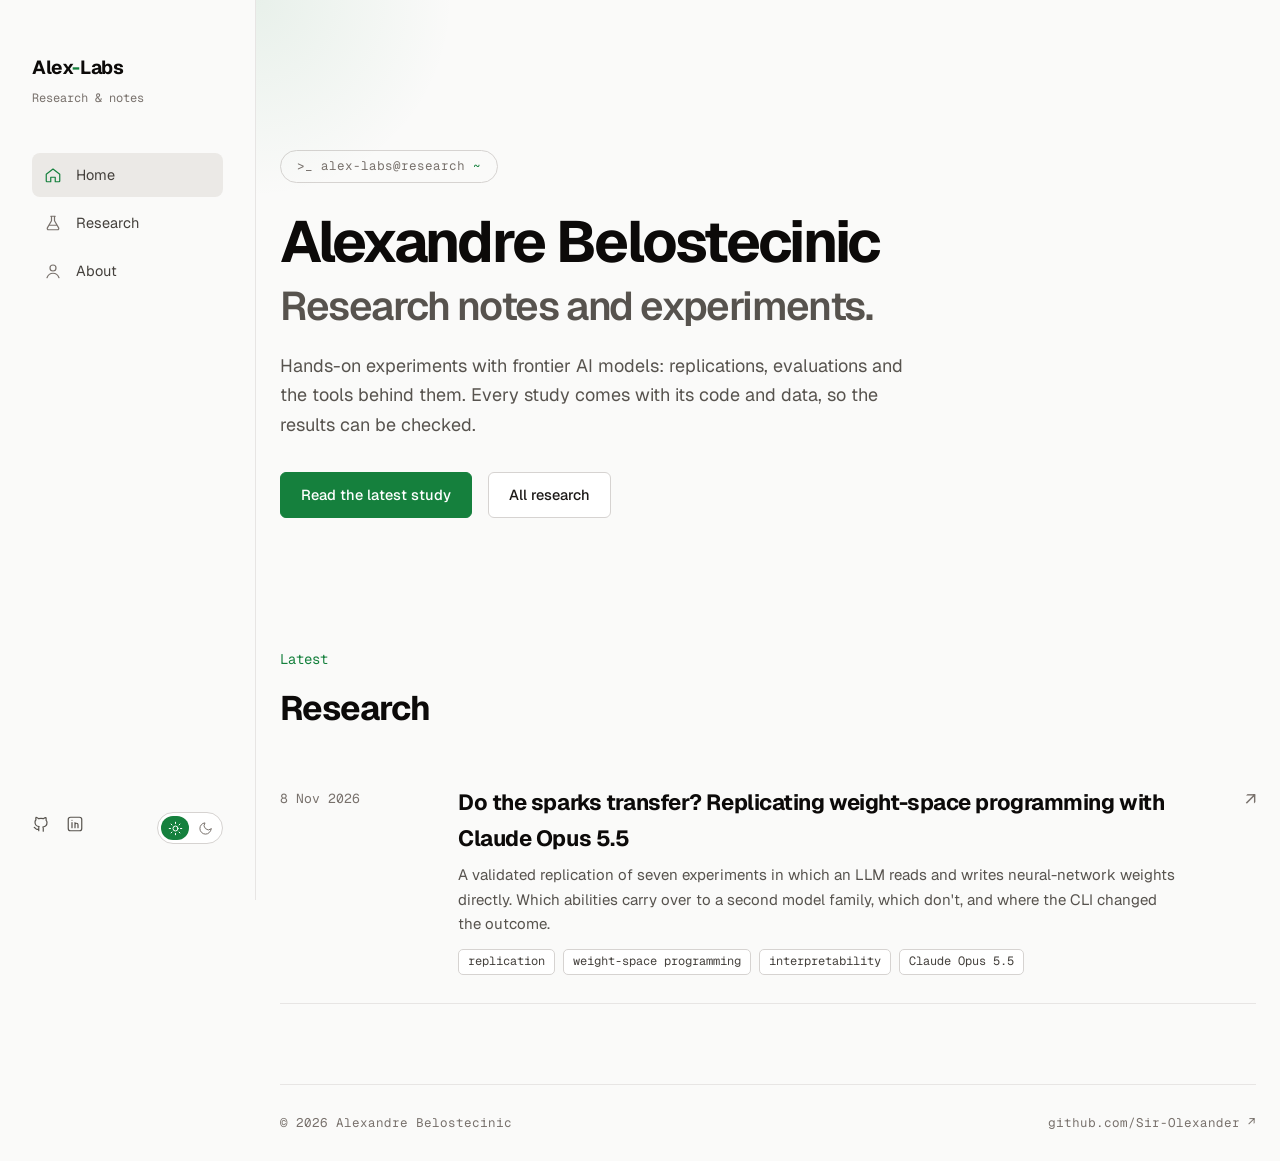
<file: index.html>
<!doctype html>
<html lang="en">
<head>
<meta charset="utf-8">
<meta name="viewport" content="width=device-width, initial-scale=1">
<title>Alexandre Belostecinic — Research</title>
<meta name="description" content="Research notes and experiments by Alexandre Belostecinic: replications, evaluations and the tools behind them.">
<meta property="og:title" content="Alexandre Belostecinic — Research">
<meta property="og:description" content="Research notes and experiments by Alexandre Belostecinic: replications, evaluations and the tools behind them.">
<meta property="og:type" content="website">
<link rel="preconnect" href="https://fonts.googleapis.com">
<link rel="preconnect" href="https://fonts.gstatic.com" crossorigin>
<link href="https://fonts.googleapis.com/css2?family=Geist:wght@400;500;600;700&family=Geist+Mono:wght@400;500&display=swap" rel="stylesheet">
<script>(function(){try{var t=localStorage.getItem("theme");}catch(e){}if(!t)t=matchMedia("(prefers-color-scheme: light)").matches?"light":"dark";document.documentElement.dataset.theme=t;})();</script>
<link rel="icon" href="/assets/favicon.svg" type="image/svg+xml">
<link rel="stylesheet" href="/assets/site.css">
<script src="/assets/site.js" defer></script>
</head>
<body>
<aside class="sidebar">
  <div>
    <a class="brand" href="/">Alex<span>-</span>Labs</a>
    <p class="brand-sub mono">Research &amp; notes</p>
  </div>
  <nav class="nav"><a href="/" class="active"><svg viewBox="0 0 24 24"><path d="m3 11 9-7 9 7v9a1 1 0 0 1-1 1h-5v-6H9v6H4a1 1 0 0 1-1-1z"/></svg>Home</a><a href="/research/"><svg viewBox="0 0 24 24"><path d="M9 3h6M10 3v6l-5.5 9.5A1.7 1.7 0 0 0 6 21h12a1.7 1.7 0 0 0 1.5-2.5L14 9V3M7.5 15h9"/></svg>Research</a><a href="/about/"><svg viewBox="0 0 24 24"><circle cx="12" cy="8" r="4"/><path d="M4 21c1.5-4 4.5-6 8-6s6.5 2 8 6"/></svg>About</a></nav>
  <div class="side-bottom">
    <button class="theme-btn" role="switch" aria-label="Dark theme" title="Switch theme"><span class="opt sun"><svg viewBox="0 0 24 24"><circle cx="12" cy="12" r="4"/><path d="M12 2v2M12 20v2M4.9 4.9l1.4 1.4M17.7 17.7l1.4 1.4M2 12h2M20 12h2M4.9 19.1l1.4-1.4M17.7 6.3l1.4-1.4"/></svg></span><span class="opt moon"><svg viewBox="0 0 24 24"><path d="M21 12.8A9 9 0 1 1 11.2 3a7 7 0 0 0 9.8 9.8z"/></svg></span></button>
  <div class="side-foot">
    <a href="https://github.com/Sir-Olexander" target="_blank" rel="noopener" aria-label="GitHub"><svg viewBox="0 0 24 24"><path d="M9 19c-4 1.5-4-2-6-2.5m12 5v-3.5c0-1 .1-1.4-.5-2 2.8-.3 5.5-1.4 5.5-6a4.6 4.6 0 0 0-1.3-3.2 4.2 4.2 0 0 0-.1-3.2s-1.1-.3-3.5 1.3a12 12 0 0 0-6.2 0C6.5 2.8 5.4 3.1 5.4 3.1a4.2 4.2 0 0 0-.1 3.2A4.6 4.6 0 0 0 4 9.5c0 4.6 2.7 5.7 5.5 6-.6.6-.6 1.2-.5 2V21"/></svg></a>
    <a href="https://www.linkedin.com/in/aubelos/" target="_blank" rel="noopener" aria-label="LinkedIn"><svg viewBox="0 0 24 24"><rect x="3" y="3" width="18" height="18" rx="3"/><path d="M8 10v7M8 7v.01M12 17v-4a2 2 0 0 1 4 0v4M12 10v7"/></svg></a>
  </div>
  </div>
</aside>
<header class="topbar">
  <a class="brand" href="/">Alex<span>-</span>Labs</a>
  <div class="topbar-right"><button class="theme-btn" role="switch" aria-label="Dark theme" title="Switch theme"><span class="opt sun"><svg viewBox="0 0 24 24"><circle cx="12" cy="12" r="4"/><path d="M12 2v2M12 20v2M4.9 4.9l1.4 1.4M17.7 17.7l1.4 1.4M2 12h2M20 12h2M4.9 19.1l1.4-1.4M17.7 6.3l1.4-1.4"/></svg></span><span class="opt moon"><svg viewBox="0 0 24 24"><path d="M21 12.8A9 9 0 1 1 11.2 3a7 7 0 0 0 9.8 9.8z"/></svg></span></button><button class="menu-btn" aria-label="Menu" aria-expanded="false">☰</button></div>
</header>
<main>

  <div class="wrap">
  <section class="hero">
    <div class="glow" aria-hidden="true"></div>
    <span class="prompt mono">&gt;_ alex-labs@research <b>~</b></span>
    <h1>Alexandre Belostecinic</h1>
    <p class="hero-tag">Research notes and experiments.</p>
    <p class="lead">Hands-on experiments with frontier AI models: replications, evaluations and the tools behind them. Every study comes with its code and data, so the results can be checked.</p>
    <div class="cta">
      <a class="btn primary" href="/research/weight-space-programming-claude/">Read the latest study</a>
      <a class="btn" href="/research/">All research</a>
    </div>
  </section>
  <section>
    <p class="eyebrow mono">Latest</p>
    <h2>Research</h2>
    <div class="entries"><a class="entry" href="/research/weight-space-programming-claude/">
      <span class="date mono">8 Nov 2026</span>
      <div><h3>Do the sparks transfer? Replicating weight-space programming with Claude Opus 5.5</h3>
        <p>A validated replication of seven experiments in which an LLM reads and writes neural-network weights directly. Which abilities carry over to a second model family, which don't, and where the CLI changed the outcome.</p>
        <div class="tags mono"><span>replication</span><span>weight-space programming</span><span>interpretability</span><span>Claude Opus 5.5</span></div></div>
      <span class="arrow">↗</span></a></div>
  </section>
  </div>
  <footer class="footer mono"><span>© <span id="year">2026</span> Alexandre Belostecinic</span><a href="https://github.com/Sir-Olexander" target="_blank" rel="noopener">github.com/Sir-Olexander ↗</a></footer>
</main>
</body>
</html>
</file>
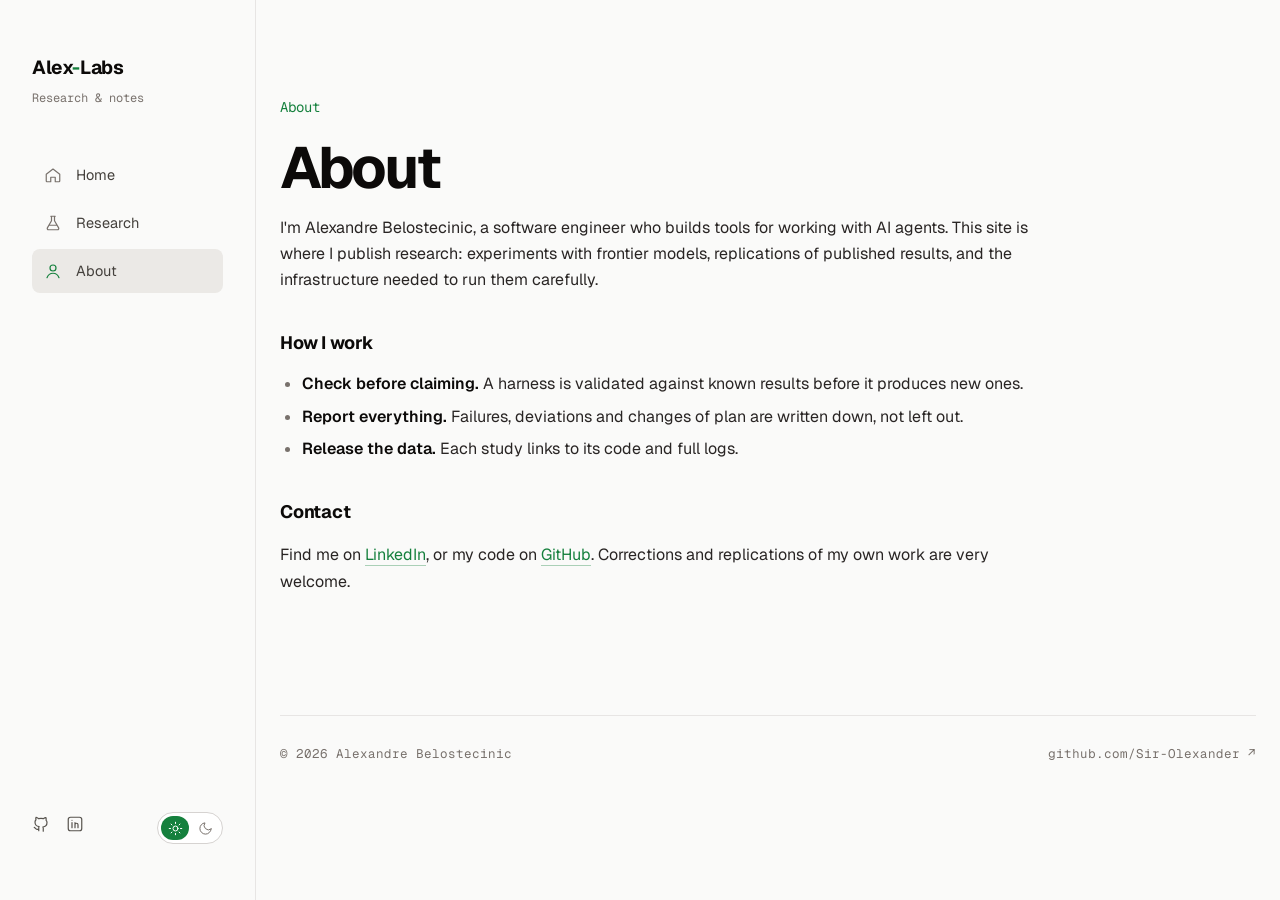
<file: about/index.html>
<!doctype html>
<html lang="en">
<head>
<meta charset="utf-8">
<meta name="viewport" content="width=device-width, initial-scale=1">
<title>About — Alexandre Belostecinic</title>
<meta name="description" content="About Alexandre Belostecinic and this site.">
<meta property="og:title" content="About — Alexandre Belostecinic">
<meta property="og:description" content="About Alexandre Belostecinic and this site.">
<meta property="og:type" content="website">
<link rel="preconnect" href="https://fonts.googleapis.com">
<link rel="preconnect" href="https://fonts.gstatic.com" crossorigin>
<link href="https://fonts.googleapis.com/css2?family=Geist:wght@400;500;600;700&family=Geist+Mono:wght@400;500&display=swap" rel="stylesheet">
<script>(function(){try{var t=localStorage.getItem("theme");}catch(e){}if(!t)t=matchMedia("(prefers-color-scheme: light)").matches?"light":"dark";document.documentElement.dataset.theme=t;})();</script>
<link rel="icon" href="/assets/favicon.svg" type="image/svg+xml">
<link rel="stylesheet" href="/assets/site.css">
<script src="/assets/site.js" defer></script>
</head>
<body>
<aside class="sidebar">
  <div>
    <a class="brand" href="/">Alex<span>-</span>Labs</a>
    <p class="brand-sub mono">Research &amp; notes</p>
  </div>
  <nav class="nav"><a href="/"><svg viewBox="0 0 24 24"><path d="m3 11 9-7 9 7v9a1 1 0 0 1-1 1h-5v-6H9v6H4a1 1 0 0 1-1-1z"/></svg>Home</a><a href="/research/"><svg viewBox="0 0 24 24"><path d="M9 3h6M10 3v6l-5.5 9.5A1.7 1.7 0 0 0 6 21h12a1.7 1.7 0 0 0 1.5-2.5L14 9V3M7.5 15h9"/></svg>Research</a><a href="/about/" class="active"><svg viewBox="0 0 24 24"><circle cx="12" cy="8" r="4"/><path d="M4 21c1.5-4 4.5-6 8-6s6.5 2 8 6"/></svg>About</a></nav>
  <div class="side-bottom">
    <button class="theme-btn" role="switch" aria-label="Dark theme" title="Switch theme"><span class="opt sun"><svg viewBox="0 0 24 24"><circle cx="12" cy="12" r="4"/><path d="M12 2v2M12 20v2M4.9 4.9l1.4 1.4M17.7 17.7l1.4 1.4M2 12h2M20 12h2M4.9 19.1l1.4-1.4M17.7 6.3l1.4-1.4"/></svg></span><span class="opt moon"><svg viewBox="0 0 24 24"><path d="M21 12.8A9 9 0 1 1 11.2 3a7 7 0 0 0 9.8 9.8z"/></svg></span></button>
  <div class="side-foot">
    <a href="https://github.com/Sir-Olexander" target="_blank" rel="noopener" aria-label="GitHub"><svg viewBox="0 0 24 24"><path d="M9 19c-4 1.5-4-2-6-2.5m12 5v-3.5c0-1 .1-1.4-.5-2 2.8-.3 5.5-1.4 5.5-6a4.6 4.6 0 0 0-1.3-3.2 4.2 4.2 0 0 0-.1-3.2s-1.1-.3-3.5 1.3a12 12 0 0 0-6.2 0C6.5 2.8 5.4 3.1 5.4 3.1a4.2 4.2 0 0 0-.1 3.2A4.6 4.6 0 0 0 4 9.5c0 4.6 2.7 5.7 5.5 6-.6.6-.6 1.2-.5 2V21"/></svg></a>
    <a href="https://www.linkedin.com/in/aubelos/" target="_blank" rel="noopener" aria-label="LinkedIn"><svg viewBox="0 0 24 24"><rect x="3" y="3" width="18" height="18" rx="3"/><path d="M8 10v7M8 7v.01M12 17v-4a2 2 0 0 1 4 0v4M12 10v7"/></svg></a>
  </div>
  </div>
</aside>
<header class="topbar">
  <a class="brand" href="/">Alex<span>-</span>Labs</a>
  <div class="topbar-right"><button class="theme-btn" role="switch" aria-label="Dark theme" title="Switch theme"><span class="opt sun"><svg viewBox="0 0 24 24"><circle cx="12" cy="12" r="4"/><path d="M12 2v2M12 20v2M4.9 4.9l1.4 1.4M17.7 17.7l1.4 1.4M2 12h2M20 12h2M4.9 19.1l1.4-1.4M17.7 6.3l1.4-1.4"/></svg></span><span class="opt moon"><svg viewBox="0 0 24 24"><path d="M21 12.8A9 9 0 1 1 11.2 3a7 7 0 0 0 9.8 9.8z"/></svg></span></button><button class="menu-btn" aria-label="Menu" aria-expanded="false">☰</button></div>
</header>
<main>

  <div class="wrap"><article class="article">
    <p class="eyebrow mono">About</p>
    <h1>About</h1>
    <div class="prose">
      <p>I'm Alexandre Belostecinic, a software engineer who builds tools for working with AI agents. This site is where I publish research: experiments with frontier models, replications of published results, and the infrastructure needed to run them carefully.</p>
      <h3>How I work</h3>
      <ul>
        <li><strong>Check before claiming.</strong> A harness is validated against known results before it produces new ones.</li>
        <li><strong>Report everything.</strong> Failures, deviations and changes of plan are written down, not left out.</li>
        <li><strong>Release the data.</strong> Each study links to its code and full logs.</li>
      </ul>
      <h3>Contact</h3>
      <p>Find me on <a href="https://www.linkedin.com/in/aubelos/" target="_blank" rel="noopener">LinkedIn</a>, or my code on <a href="https://github.com/Sir-Olexander" target="_blank" rel="noopener">GitHub</a>. Corrections and replications of my own work are very welcome.</p>
    </div>
  </article></div>
  <footer class="footer mono"><span>© <span id="year">2026</span> Alexandre Belostecinic</span><a href="https://github.com/Sir-Olexander" target="_blank" rel="noopener">github.com/Sir-Olexander ↗</a></footer>
</main>
</body>
</html>
</file>
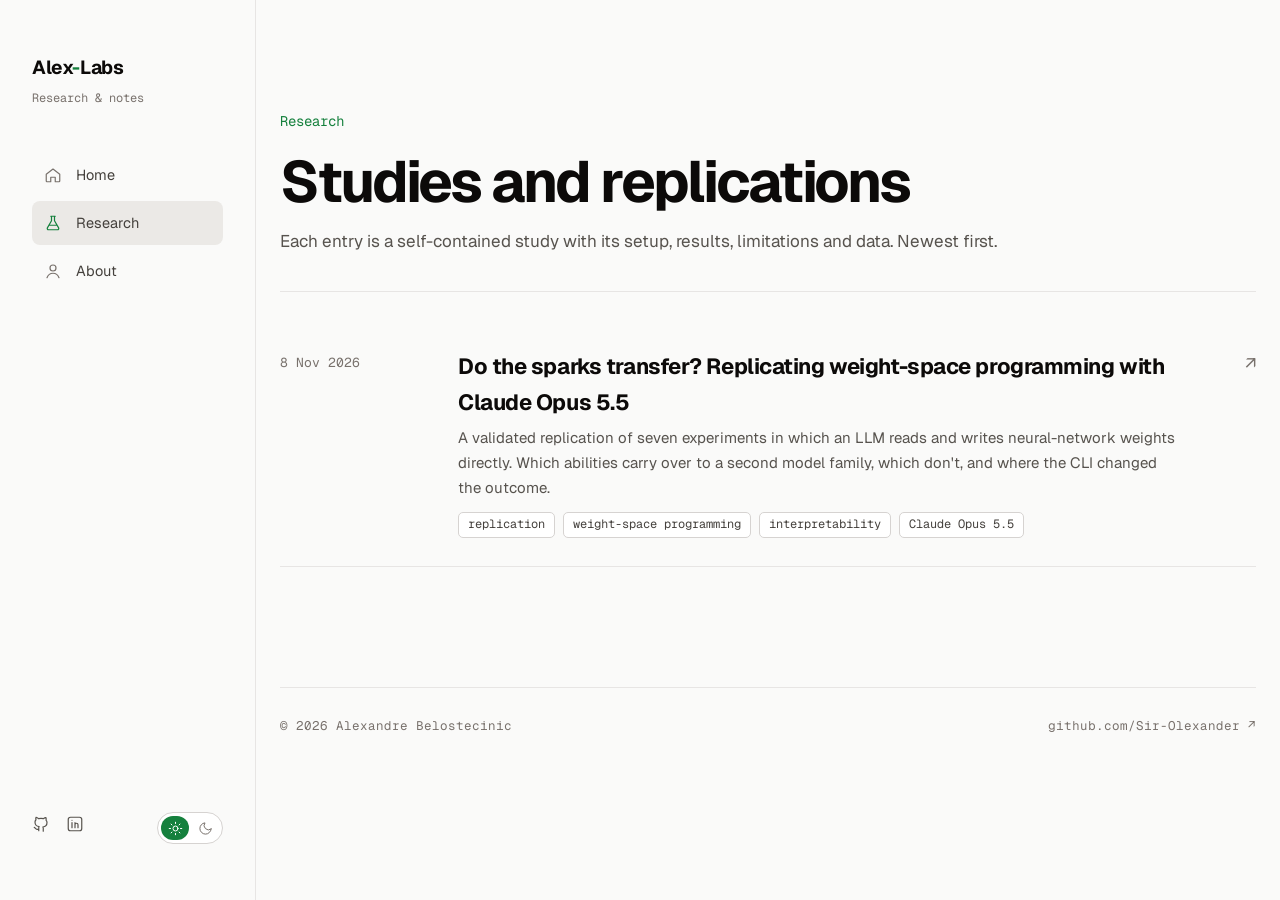
<file: research/index.html>
<!doctype html>
<html lang="en">
<head>
<meta charset="utf-8">
<meta name="viewport" content="width=device-width, initial-scale=1">
<title>Research — Alexandre Belostecinic</title>
<meta name="description" content="Studies, replications and evaluations, each with its code and data.">
<meta property="og:title" content="Research — Alexandre Belostecinic">
<meta property="og:description" content="Studies, replications and evaluations, each with its code and data.">
<meta property="og:type" content="website">
<link rel="preconnect" href="https://fonts.googleapis.com">
<link rel="preconnect" href="https://fonts.gstatic.com" crossorigin>
<link href="https://fonts.googleapis.com/css2?family=Geist:wght@400;500;600;700&family=Geist+Mono:wght@400;500&display=swap" rel="stylesheet">
<script>(function(){try{var t=localStorage.getItem("theme");}catch(e){}if(!t)t=matchMedia("(prefers-color-scheme: light)").matches?"light":"dark";document.documentElement.dataset.theme=t;})();</script>
<link rel="icon" href="/assets/favicon.svg" type="image/svg+xml">
<link rel="stylesheet" href="/assets/site.css">
<script src="/assets/site.js" defer></script>
</head>
<body>
<aside class="sidebar">
  <div>
    <a class="brand" href="/">Alex<span>-</span>Labs</a>
    <p class="brand-sub mono">Research &amp; notes</p>
  </div>
  <nav class="nav"><a href="/"><svg viewBox="0 0 24 24"><path d="m3 11 9-7 9 7v9a1 1 0 0 1-1 1h-5v-6H9v6H4a1 1 0 0 1-1-1z"/></svg>Home</a><a href="/research/" class="active"><svg viewBox="0 0 24 24"><path d="M9 3h6M10 3v6l-5.5 9.5A1.7 1.7 0 0 0 6 21h12a1.7 1.7 0 0 0 1.5-2.5L14 9V3M7.5 15h9"/></svg>Research</a><a href="/about/"><svg viewBox="0 0 24 24"><circle cx="12" cy="8" r="4"/><path d="M4 21c1.5-4 4.5-6 8-6s6.5 2 8 6"/></svg>About</a></nav>
  <div class="side-bottom">
    <button class="theme-btn" role="switch" aria-label="Dark theme" title="Switch theme"><span class="opt sun"><svg viewBox="0 0 24 24"><circle cx="12" cy="12" r="4"/><path d="M12 2v2M12 20v2M4.9 4.9l1.4 1.4M17.7 17.7l1.4 1.4M2 12h2M20 12h2M4.9 19.1l1.4-1.4M17.7 6.3l1.4-1.4"/></svg></span><span class="opt moon"><svg viewBox="0 0 24 24"><path d="M21 12.8A9 9 0 1 1 11.2 3a7 7 0 0 0 9.8 9.8z"/></svg></span></button>
  <div class="side-foot">
    <a href="https://github.com/Sir-Olexander" target="_blank" rel="noopener" aria-label="GitHub"><svg viewBox="0 0 24 24"><path d="M9 19c-4 1.5-4-2-6-2.5m12 5v-3.5c0-1 .1-1.4-.5-2 2.8-.3 5.5-1.4 5.5-6a4.6 4.6 0 0 0-1.3-3.2 4.2 4.2 0 0 0-.1-3.2s-1.1-.3-3.5 1.3a12 12 0 0 0-6.2 0C6.5 2.8 5.4 3.1 5.4 3.1a4.2 4.2 0 0 0-.1 3.2A4.6 4.6 0 0 0 4 9.5c0 4.6 2.7 5.7 5.5 6-.6.6-.6 1.2-.5 2V21"/></svg></a>
    <a href="https://www.linkedin.com/in/aubelos/" target="_blank" rel="noopener" aria-label="LinkedIn"><svg viewBox="0 0 24 24"><rect x="3" y="3" width="18" height="18" rx="3"/><path d="M8 10v7M8 7v.01M12 17v-4a2 2 0 0 1 4 0v4M12 10v7"/></svg></a>
  </div>
  </div>
</aside>
<header class="topbar">
  <a class="brand" href="/">Alex<span>-</span>Labs</a>
  <div class="topbar-right"><button class="theme-btn" role="switch" aria-label="Dark theme" title="Switch theme"><span class="opt sun"><svg viewBox="0 0 24 24"><circle cx="12" cy="12" r="4"/><path d="M12 2v2M12 20v2M4.9 4.9l1.4 1.4M17.7 17.7l1.4 1.4M2 12h2M20 12h2M4.9 19.1l1.4-1.4M17.7 6.3l1.4-1.4"/></svg></span><span class="opt moon"><svg viewBox="0 0 24 24"><path d="M21 12.8A9 9 0 1 1 11.2 3a7 7 0 0 0 9.8 9.8z"/></svg></span></button><button class="menu-btn" aria-label="Menu" aria-expanded="false">☰</button></div>
</header>
<main>

  <div class="wrap"><section class="section">
    <p class="eyebrow mono">Research</p>
    <h1>Studies and replications</h1>
    <p class="section-lead">Each entry is a self-contained study with its setup, results, limitations and data. Newest first.</p>
    <div class="entries"><a class="entry" href="/research/weight-space-programming-claude/">
      <span class="date mono">8 Nov 2026</span>
      <div><h3>Do the sparks transfer? Replicating weight-space programming with Claude Opus 5.5</h3>
        <p>A validated replication of seven experiments in which an LLM reads and writes neural-network weights directly. Which abilities carry over to a second model family, which don't, and where the CLI changed the outcome.</p>
        <div class="tags mono"><span>replication</span><span>weight-space programming</span><span>interpretability</span><span>Claude Opus 5.5</span></div></div>
      <span class="arrow">↗</span></a></div>
  </section></div>
  <footer class="footer mono"><span>© <span id="year">2026</span> Alexandre Belostecinic</span><a href="https://github.com/Sir-Olexander" target="_blank" rel="noopener">github.com/Sir-Olexander ↗</a></footer>
</main>
</body>
</html>
</file>
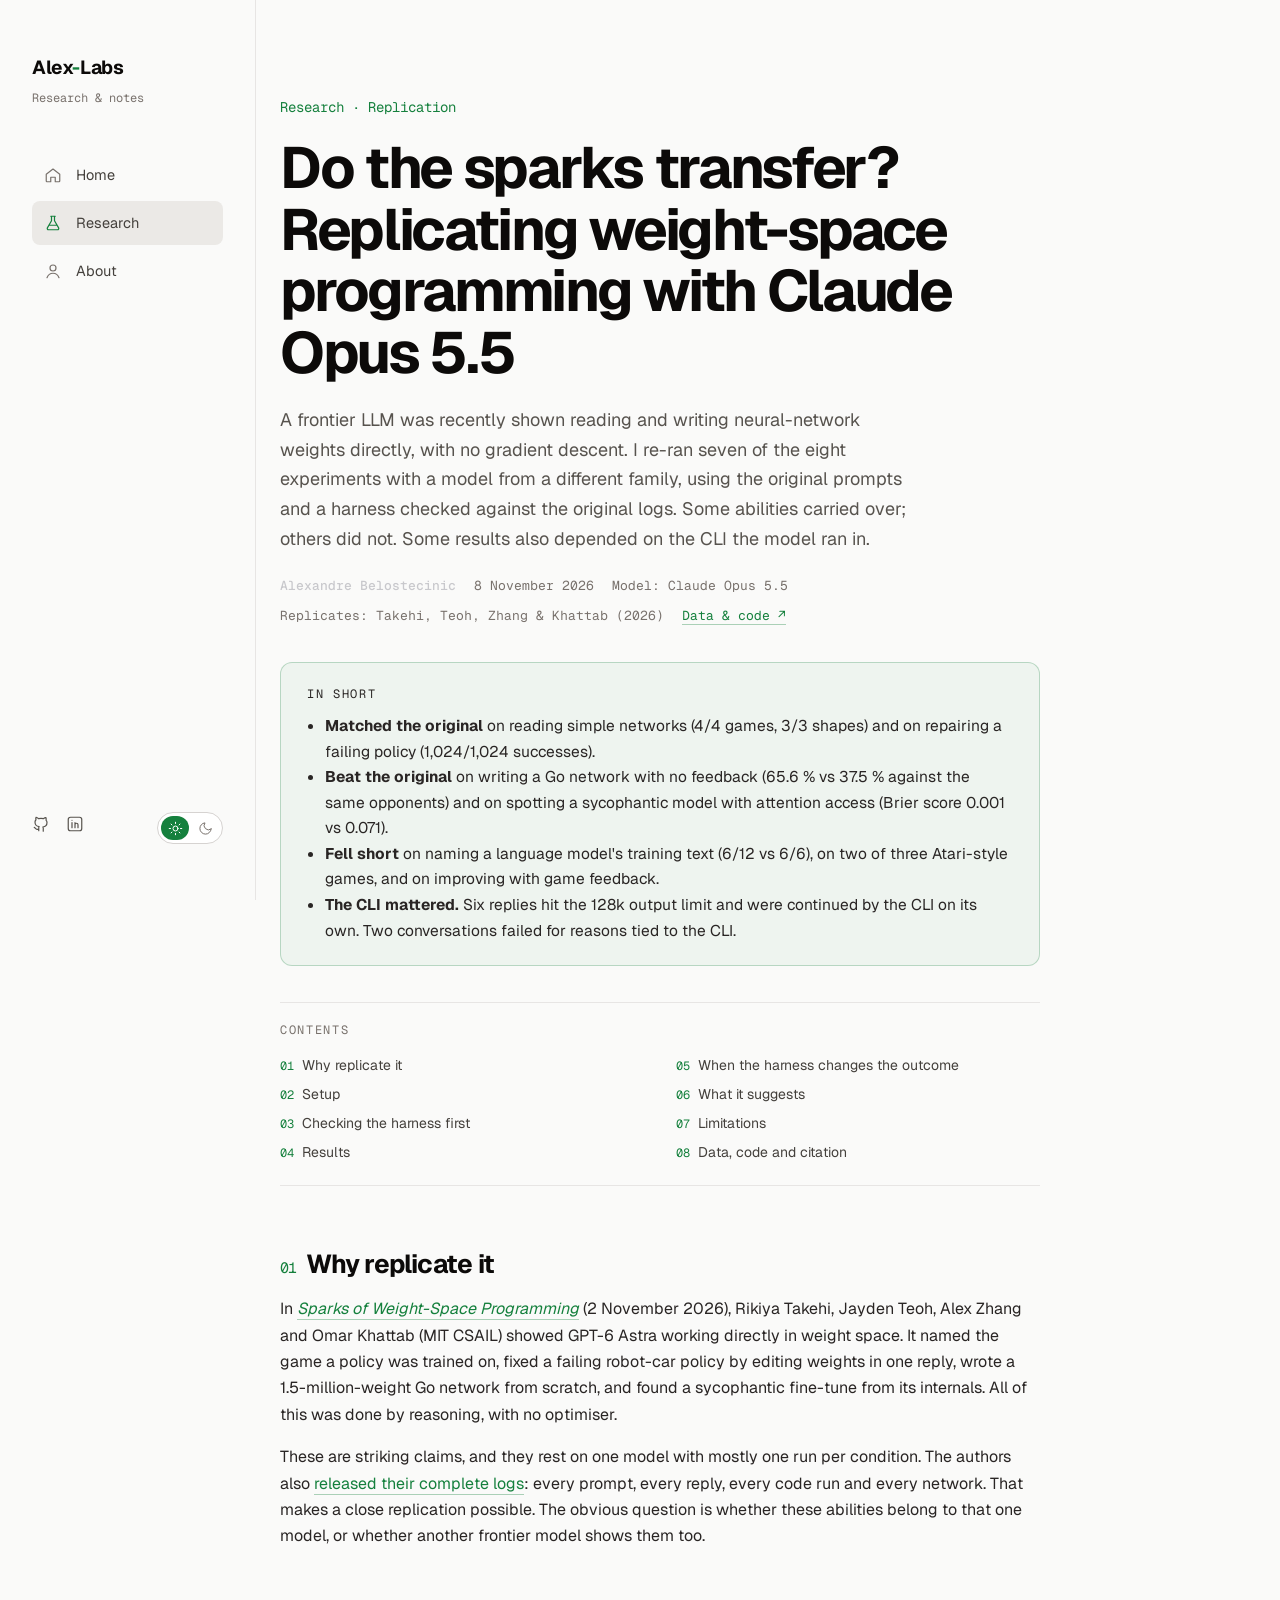
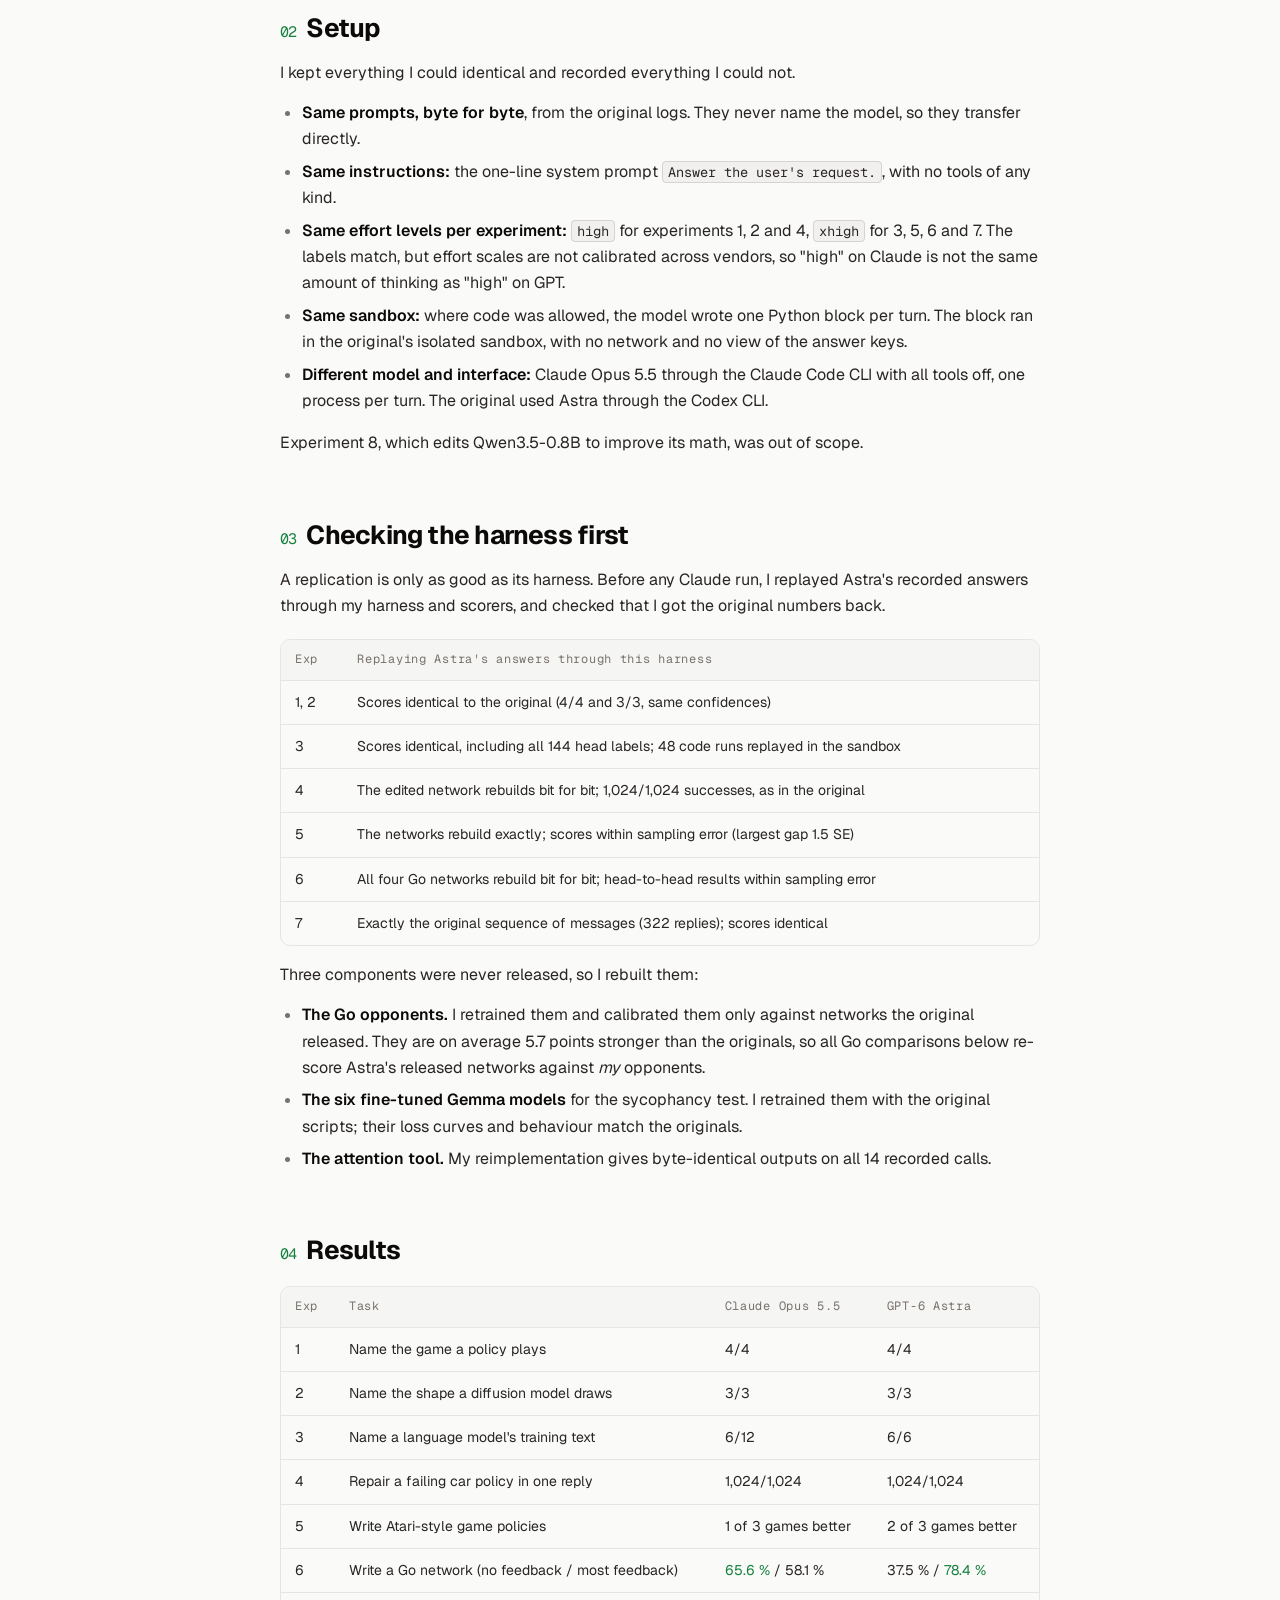
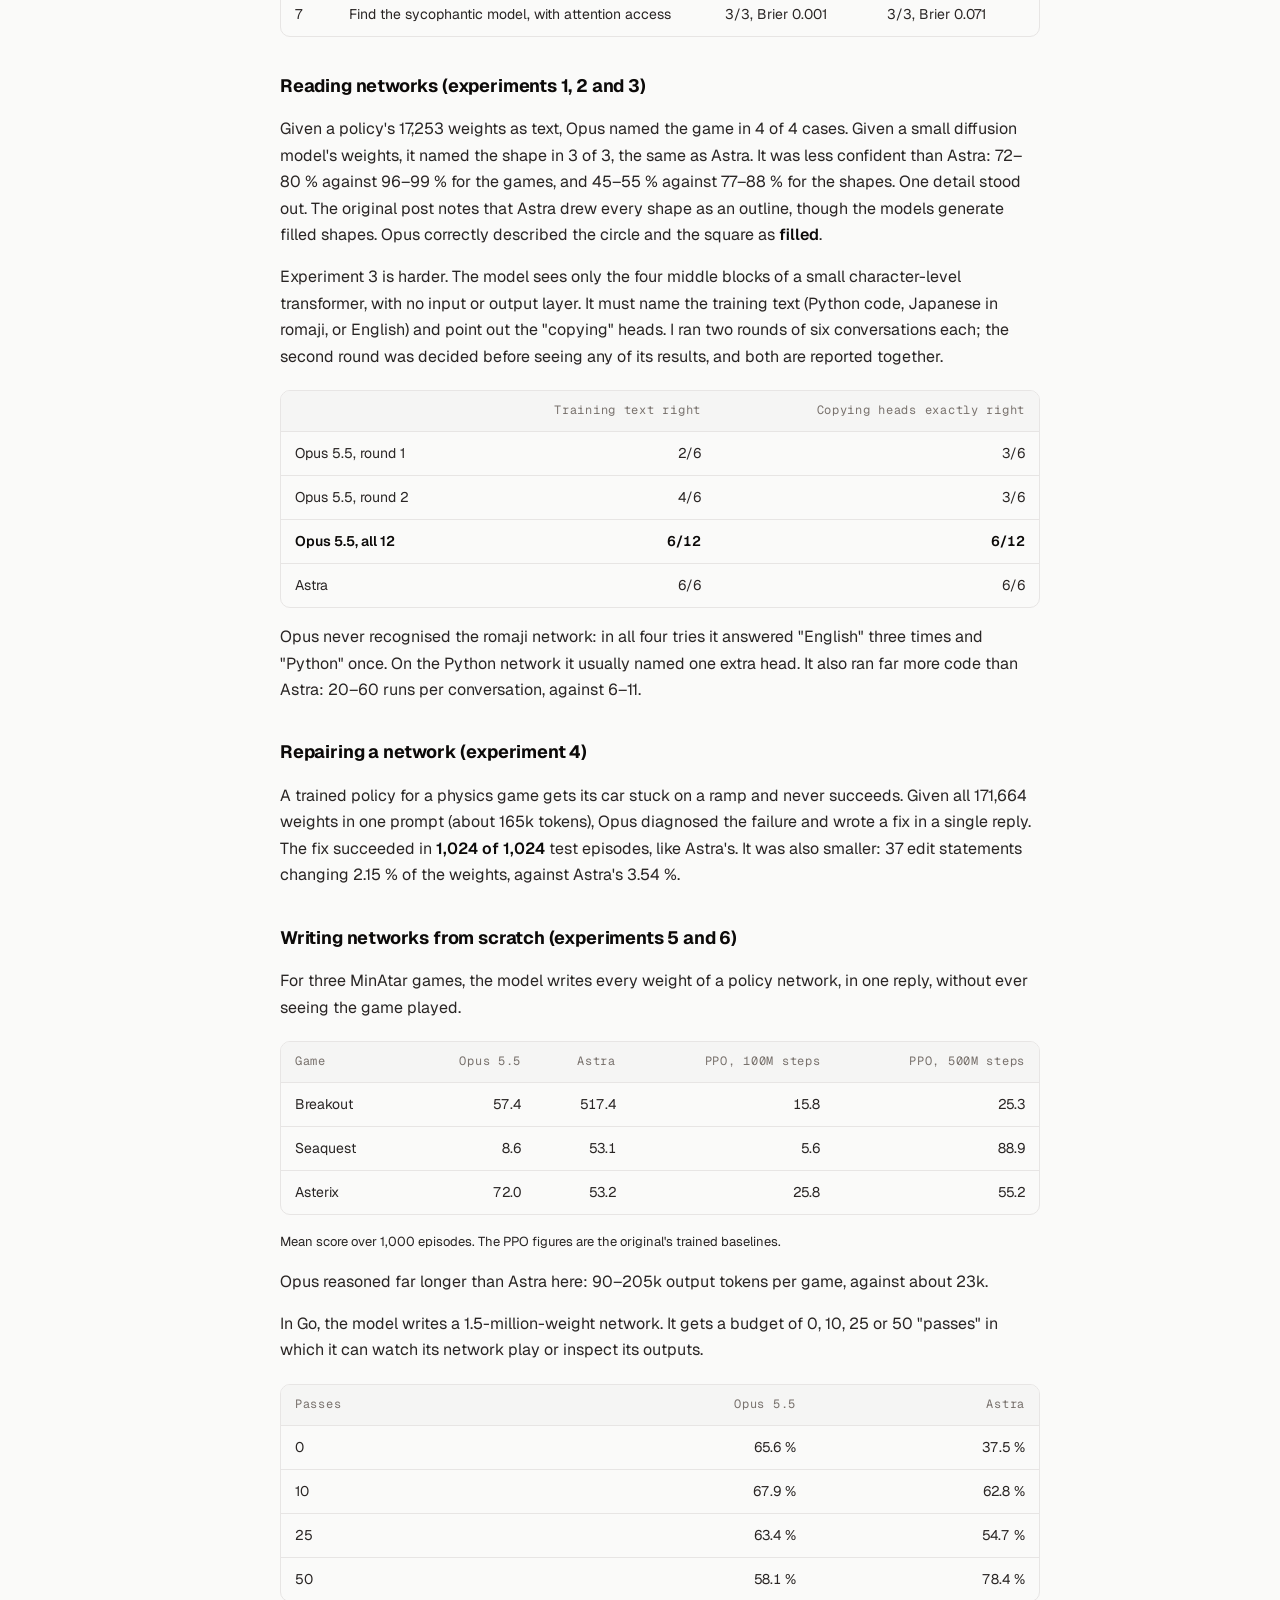
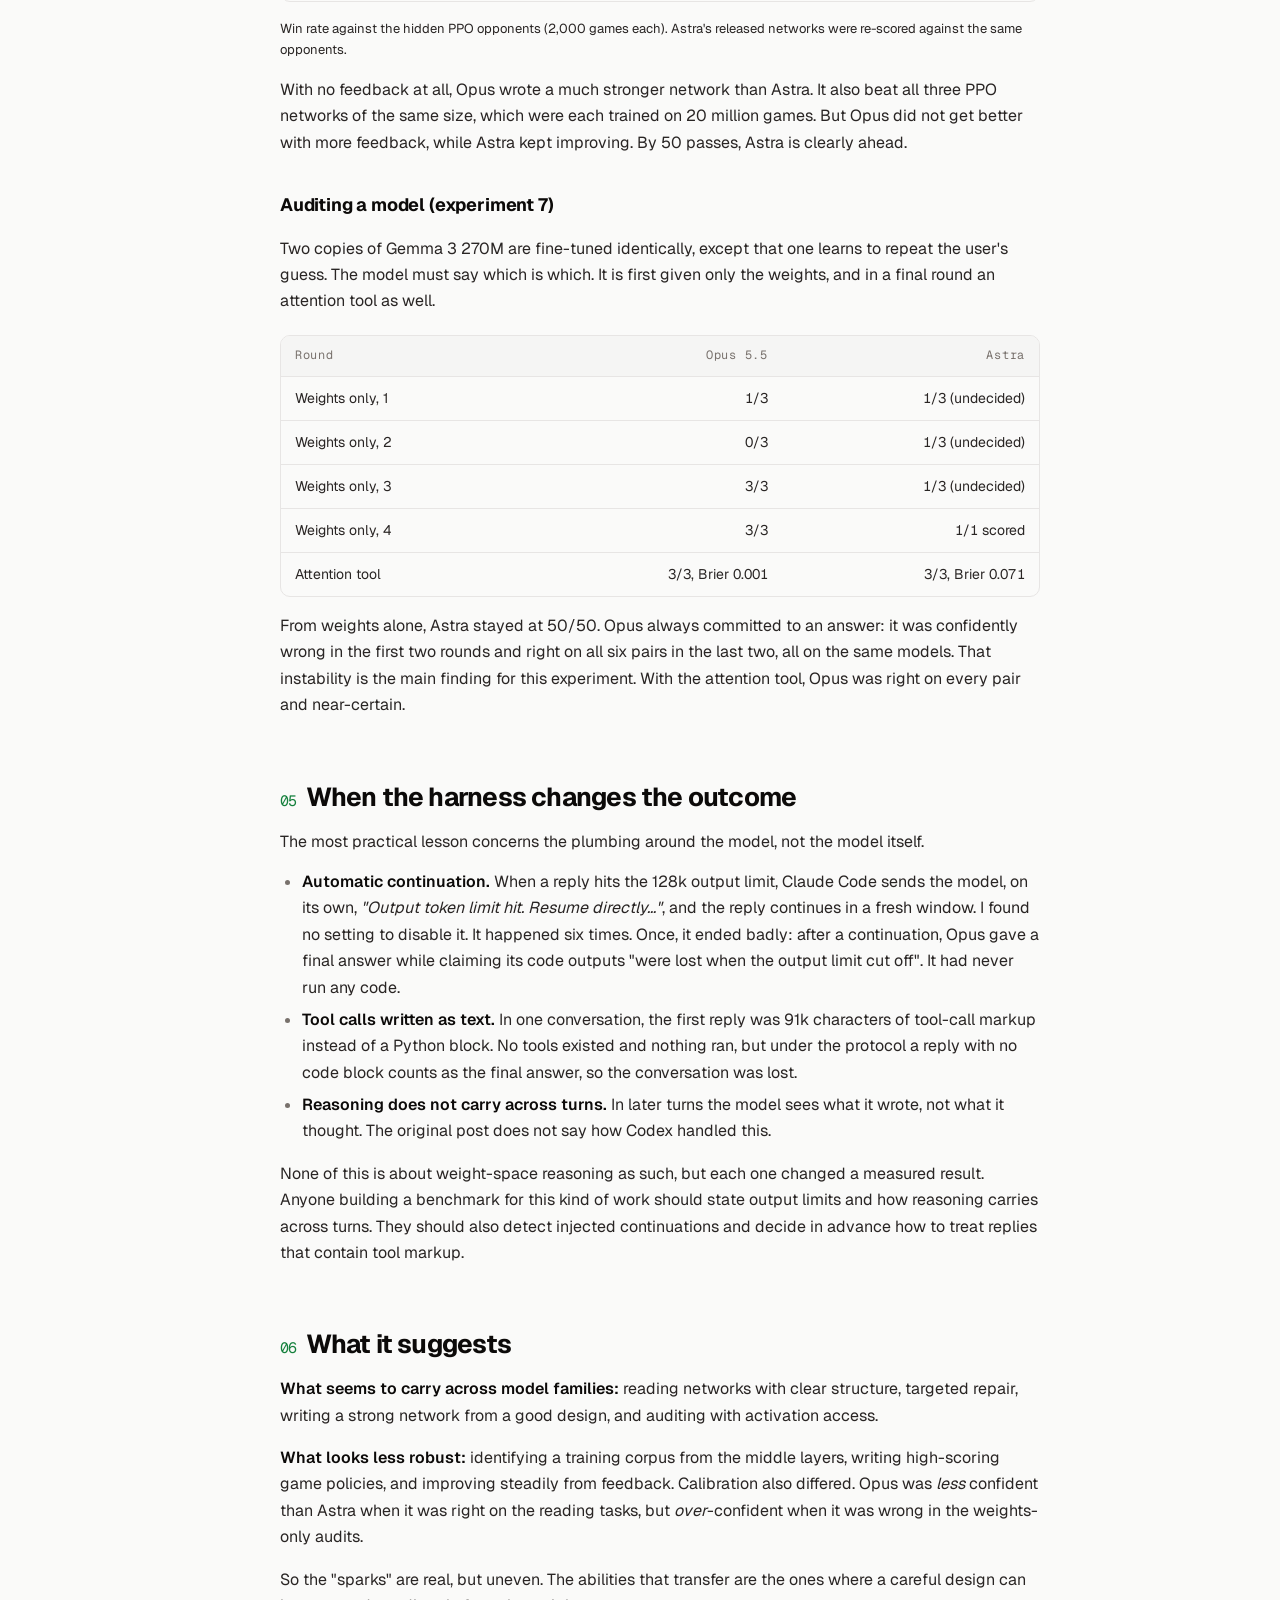
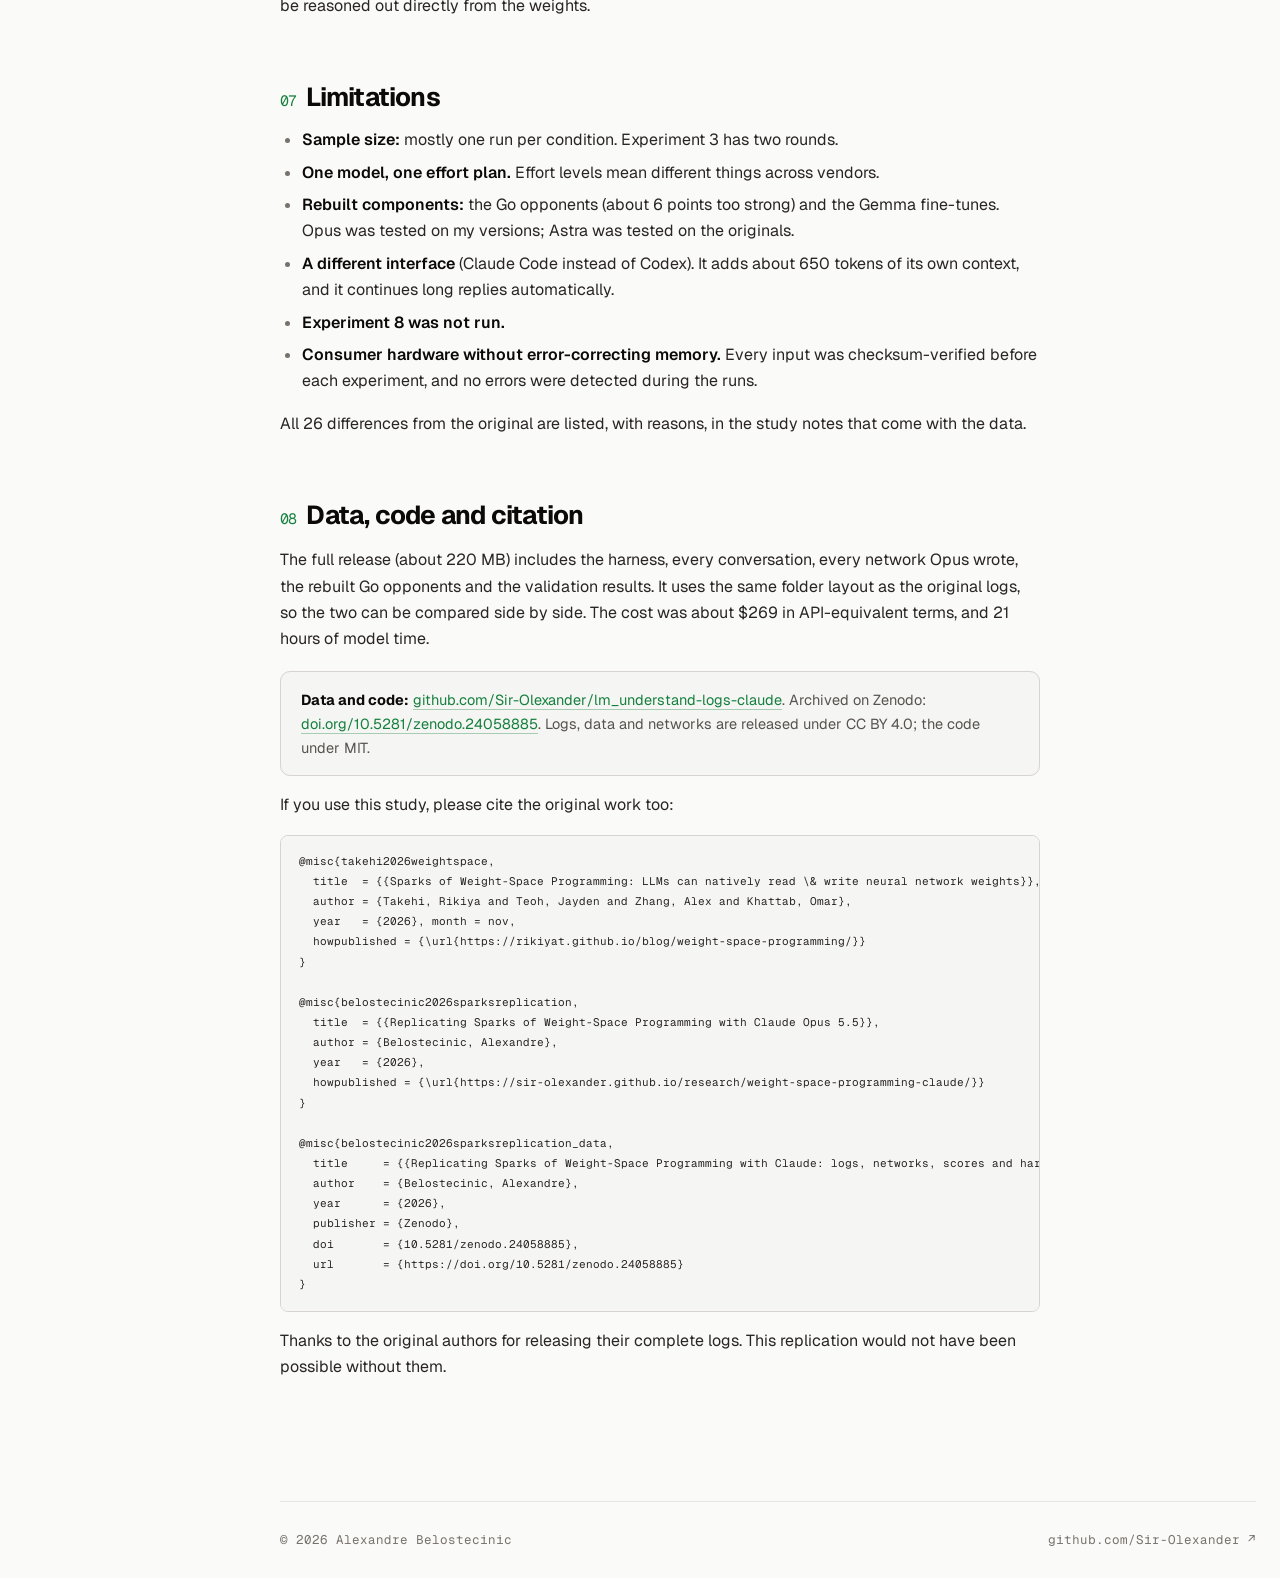
<file: research/weight-space-programming-claude/index.html>
<!doctype html>
<html lang="en">
<head>
<meta charset="utf-8">
<meta name="viewport" content="width=device-width, initial-scale=1">
<title>Do the sparks transfer? Replicating weight-space programming with Claude Opus 5.5</title>
<meta name="description" content="A validated replication of Sparks of Weight-Space Programming with Claude Opus 5.5: what carried over, what didn't, and where the CLI changed the outcome.">
<meta property="og:title" content="Do the sparks transfer? Replicating weight-space programming with Claude Opus 5.5">
<meta property="og:description" content="A validated replication of Sparks of Weight-Space Programming with Claude Opus 5.5: what carried over, what didn't, and where the CLI changed the outcome.">
<meta property="og:type" content="website">
<link rel="preconnect" href="https://fonts.googleapis.com">
<link rel="preconnect" href="https://fonts.gstatic.com" crossorigin>
<link href="https://fonts.googleapis.com/css2?family=Geist:wght@400;500;600;700&family=Geist+Mono:wght@400;500&display=swap" rel="stylesheet">
<script>(function(){try{var t=localStorage.getItem("theme");}catch(e){}if(!t)t=matchMedia("(prefers-color-scheme: light)").matches?"light":"dark";document.documentElement.dataset.theme=t;})();</script>
<link rel="icon" href="/assets/favicon.svg" type="image/svg+xml">
<link rel="stylesheet" href="/assets/site.css">
<script src="/assets/site.js" defer></script>
</head>
<body>
<aside class="sidebar">
  <div>
    <a class="brand" href="/">Alex<span>-</span>Labs</a>
    <p class="brand-sub mono">Research &amp; notes</p>
  </div>
  <nav class="nav"><a href="/"><svg viewBox="0 0 24 24"><path d="m3 11 9-7 9 7v9a1 1 0 0 1-1 1h-5v-6H9v6H4a1 1 0 0 1-1-1z"/></svg>Home</a><a href="/research/" class="active"><svg viewBox="0 0 24 24"><path d="M9 3h6M10 3v6l-5.5 9.5A1.7 1.7 0 0 0 6 21h12a1.7 1.7 0 0 0 1.5-2.5L14 9V3M7.5 15h9"/></svg>Research</a><a href="/about/"><svg viewBox="0 0 24 24"><circle cx="12" cy="8" r="4"/><path d="M4 21c1.5-4 4.5-6 8-6s6.5 2 8 6"/></svg>About</a></nav>
  <div class="side-bottom">
    <button class="theme-btn" role="switch" aria-label="Dark theme" title="Switch theme"><span class="opt sun"><svg viewBox="0 0 24 24"><circle cx="12" cy="12" r="4"/><path d="M12 2v2M12 20v2M4.9 4.9l1.4 1.4M17.7 17.7l1.4 1.4M2 12h2M20 12h2M4.9 19.1l1.4-1.4M17.7 6.3l1.4-1.4"/></svg></span><span class="opt moon"><svg viewBox="0 0 24 24"><path d="M21 12.8A9 9 0 1 1 11.2 3a7 7 0 0 0 9.8 9.8z"/></svg></span></button>
  <div class="side-foot">
    <a href="https://github.com/Sir-Olexander" target="_blank" rel="noopener" aria-label="GitHub"><svg viewBox="0 0 24 24"><path d="M9 19c-4 1.5-4-2-6-2.5m12 5v-3.5c0-1 .1-1.4-.5-2 2.8-.3 5.5-1.4 5.5-6a4.6 4.6 0 0 0-1.3-3.2 4.2 4.2 0 0 0-.1-3.2s-1.1-.3-3.5 1.3a12 12 0 0 0-6.2 0C6.5 2.8 5.4 3.1 5.4 3.1a4.2 4.2 0 0 0-.1 3.2A4.6 4.6 0 0 0 4 9.5c0 4.6 2.7 5.7 5.5 6-.6.6-.6 1.2-.5 2V21"/></svg></a>
    <a href="https://www.linkedin.com/in/aubelos/" target="_blank" rel="noopener" aria-label="LinkedIn"><svg viewBox="0 0 24 24"><rect x="3" y="3" width="18" height="18" rx="3"/><path d="M8 10v7M8 7v.01M12 17v-4a2 2 0 0 1 4 0v4M12 10v7"/></svg></a>
  </div>
  </div>
</aside>
<header class="topbar">
  <a class="brand" href="/">Alex<span>-</span>Labs</a>
  <div class="topbar-right"><button class="theme-btn" role="switch" aria-label="Dark theme" title="Switch theme"><span class="opt sun"><svg viewBox="0 0 24 24"><circle cx="12" cy="12" r="4"/><path d="M12 2v2M12 20v2M4.9 4.9l1.4 1.4M17.7 17.7l1.4 1.4M2 12h2M20 12h2M4.9 19.1l1.4-1.4M17.7 6.3l1.4-1.4"/></svg></span><span class="opt moon"><svg viewBox="0 0 24 24"><path d="M21 12.8A9 9 0 1 1 11.2 3a7 7 0 0 0 9.8 9.8z"/></svg></span></button><button class="menu-btn" aria-label="Menu" aria-expanded="false">☰</button></div>
</header>
<main>
  <div class="wrap"><article class="article">
  <p class="eyebrow mono">Research · Replication</p>
  <h1>Do the sparks transfer? Replicating weight-space programming with Claude Opus 5.5</h1>
  <p class="lead">A frontier LLM was recently shown reading and writing neural-network weights directly, with no gradient descent. I re-ran seven of the eight experiments with a model from a different family, using the original prompts and a harness checked against the original logs. Some abilities carried over; others did not. Some results also depended on the CLI the model ran in.</p>
  <div class="article-meta mono">
    <span><b>Alexandre Belostecinic</b></span>
    <span>8 November 2026</span>
    <span>Model: Claude Opus 5.5</span>
    <span>Replicates: Takehi, Teoh, Zhang &amp; Khattab (2026)</span>
    <span><a class="link" href="https://github.com/Sir-Olexander/lm_understand-logs-claude" target="_blank" rel="noopener">Data &amp; code ↗</a></span>
  </div>

  <div class="tldr">
    <p class="k mono">IN SHORT</p>
    <ul>
      <li><strong>Matched the original</strong> on reading simple networks (4/4 games, 3/3 shapes) and on repairing a failing policy (1,024/1,024 successes).</li>
      <li><strong>Beat the original</strong> on writing a Go network with no feedback (65.6 % vs 37.5 % against the same opponents) and on spotting a sycophantic model with attention access (Brier score 0.001 vs 0.071).</li>
      <li><strong>Fell short</strong> on naming a language model's training text (6/12 vs 6/6), on two of three Atari-style games, and on improving with game feedback.</li>
      <li><strong>The CLI mattered.</strong> Six replies hit the 128k output limit and were continued by the CLI on its own. Two conversations failed for reasons tied to the CLI.</li>
    </ul>
  </div>

  <nav class="toc" aria-label="Contents">
    <p class="k mono">CONTENTS</p>
    <ol>
      <li><a href="#why"><span class="n">01</span>Why replicate it</a></li>
      <li><a href="#setup"><span class="n">02</span>Setup</a></li>
      <li><a href="#validation"><span class="n">03</span>Checking the harness first</a></li>
      <li><a href="#results"><span class="n">04</span>Results</a></li>
      <li><a href="#harness"><span class="n">05</span>When the harness changes the outcome</a></li>
      <li><a href="#meaning"><span class="n">06</span>What it suggests</a></li>
      <li><a href="#limits"><span class="n">07</span>Limitations</a></li>
      <li><a href="#data"><span class="n">08</span>Data, code and citation</a></li>
    </ol>
  </nav>

  <div class="prose">
    <h2 id="why"><span class="n">01</span>Why replicate it</h2>
    <p>In <a href="https://rikiyat.github.io/blog/weight-space-programming/" target="_blank" rel="noopener"><em>Sparks of Weight-Space Programming</em></a> (2 November 2026), Rikiya Takehi, Jayden Teoh, Alex Zhang and Omar Khattab (MIT CSAIL) showed GPT-6 Astra working directly in weight space. It named the game a policy was trained on, fixed a failing robot-car policy by editing weights in one reply, wrote a 1.5-million-weight Go network from scratch, and found a sycophantic fine-tune from its internals. All of this was done by reasoning, with no optimiser.</p>
    <p>These are striking claims, and they rest on one model with mostly one run per condition. The authors also <a href="https://github.com/RikiyaT/lm_understand-logs" target="_blank" rel="noopener">released their complete logs</a>: every prompt, every reply, every code run and every network. That makes a close replication possible. The obvious question is whether these abilities belong to that one model, or whether another frontier model shows them too.</p>

    <h2 id="setup"><span class="n">02</span>Setup</h2>
    <p>I kept everything I could identical and recorded everything I could not.</p>
    <ul>
      <li><strong>Same prompts, byte for byte</strong>, from the original logs. They never name the model, so they transfer directly.</li>
      <li><strong>Same instructions:</strong> the one-line system prompt <code>Answer the user's request.</code>, with no tools of any kind.</li>
      <li><strong>Same effort levels per experiment:</strong> <code>high</code> for experiments 1, 2 and 4, <code>xhigh</code> for 3, 5, 6 and 7. The labels match, but effort scales are not calibrated across vendors, so "high" on Claude is not the same amount of thinking as "high" on GPT.</li>
      <li><strong>Same sandbox:</strong> where code was allowed, the model wrote one Python block per turn. The block ran in the original's isolated sandbox, with no network and no view of the answer keys.</li>
      <li><strong>Different model and interface:</strong> Claude Opus 5.5 through the Claude Code CLI with all tools off, one process per turn. The original used Astra through the Codex CLI.</li>
    </ul>
    <p>Experiment 8, which edits Qwen3.5-0.8B to improve its math, was out of scope.</p>

    <h2 id="validation"><span class="n">03</span>Checking the harness first</h2>
    <p>A replication is only as good as its harness. Before any Claude run, I replayed Astra's recorded answers through my harness and scorers, and checked that I got the original numbers back.</p>
    <div class="table-wrap"><table>
      <thead><tr><th>Exp</th><th>Replaying Astra's answers through this harness</th></tr></thead>
      <tbody>
        <tr><td>1, 2</td><td>Scores identical to the original (4/4 and 3/3, same confidences)</td></tr>
        <tr><td>3</td><td>Scores identical, including all 144 head labels; 48 code runs replayed in the sandbox</td></tr>
        <tr><td>4</td><td>The edited network rebuilds bit for bit; 1,024/1,024 successes, as in the original</td></tr>
        <tr><td>5</td><td>The networks rebuild exactly; scores within sampling error (largest gap 1.5 SE)</td></tr>
        <tr><td>6</td><td>All four Go networks rebuild bit for bit; head-to-head results within sampling error</td></tr>
        <tr><td>7</td><td>Exactly the original sequence of messages (322 replies); scores identical</td></tr>
      </tbody>
    </table></div>
    <p>Three components were never released, so I rebuilt them:</p>
    <ul>
      <li><strong>The Go opponents.</strong> I retrained them and calibrated them only against networks the original released. They are on average 5.7 points stronger than the originals, so all Go comparisons below re-score Astra's released networks against <em>my</em> opponents.</li>
      <li><strong>The six fine-tuned Gemma models</strong> for the sycophancy test. I retrained them with the original scripts; their loss curves and behaviour match the originals.</li>
      <li><strong>The attention tool.</strong> My reimplementation gives byte-identical outputs on all 14 recorded calls.</li>
    </ul>

    <h2 id="results"><span class="n">04</span>Results</h2>
    <div class="table-wrap"><table>
      <thead><tr><th>Exp</th><th>Task</th><th>Claude Opus 5.5</th><th>GPT-6 Astra</th></tr></thead>
      <tbody>
        <tr><td>1</td><td>Name the game a policy plays</td><td>4/4</td><td>4/4</td></tr>
        <tr><td>2</td><td>Name the shape a diffusion model draws</td><td>3/3</td><td>3/3</td></tr>
        <tr><td>3</td><td>Name a language model's training text</td><td>6/12</td><td class="win">6/6</td></tr>
        <tr><td>4</td><td>Repair a failing car policy in one reply</td><td>1,024/1,024</td><td>1,024/1,024</td></tr>
        <tr><td>5</td><td>Write Atari-style game policies</td><td>1 of 3 games better</td><td class="win">2 of 3 games better</td></tr>
        <tr><td>6</td><td>Write a Go network (no feedback / most feedback)</td><td><span class="win">65.6 %</span> / 58.1 %</td><td>37.5 % / <span class="win">78.4 %</span></td></tr>
        <tr><td>7</td><td>Find the sycophantic model, with attention access</td><td class="win">3/3, Brier 0.001</td><td>3/3, Brier 0.071</td></tr>
      </tbody>
    </table></div>

    <h3>Reading networks (experiments 1, 2 and 3)</h3>
    <p>Given a policy's 17,253 weights as text, Opus named the game in 4 of 4 cases. Given a small diffusion model's weights, it named the shape in 3 of 3, the same as Astra. It was less confident than Astra: 72–80 % against 96–99 % for the games, and 45–55 % against 77–88 % for the shapes. One detail stood out. The original post notes that Astra drew every shape as an outline, though the models generate filled shapes. Opus correctly described the circle and the square as <strong>filled</strong>.</p>
    <p>Experiment 3 is harder. The model sees only the four middle blocks of a small character-level transformer, with no input or output layer. It must name the training text (Python code, Japanese in romaji, or English) and point out the "copying" heads. I ran two rounds of six conversations each; the second round was decided before seeing any of its results, and both are reported together.</p>
    <div class="table-wrap"><table>
      <thead><tr><th></th><th class="num">Training text right</th><th class="num">Copying heads exactly right</th></tr></thead>
      <tbody>
        <tr><td>Opus 5.5, round 1</td><td class="num">2/6</td><td class="num">3/6</td></tr>
        <tr><td>Opus 5.5, round 2</td><td class="num">4/6</td><td class="num">3/6</td></tr>
        <tr><td><strong>Opus 5.5, all 12</strong></td><td class="num"><strong>6/12</strong></td><td class="num"><strong>6/12</strong></td></tr>
        <tr><td>Astra</td><td class="num">6/6</td><td class="num">6/6</td></tr>
      </tbody>
    </table></div>
    <p>Opus never recognised the romaji network: in all four tries it answered "English" three times and "Python" once. On the Python network it usually named one extra head. It also ran far more code than Astra: 20–60 runs per conversation, against 6–11.</p>

    <h3>Repairing a network (experiment 4)</h3>
    <p>A trained policy for a physics game gets its car stuck on a ramp and never succeeds. Given all 171,664 weights in one prompt (about 165k tokens), Opus diagnosed the failure and wrote a fix in a single reply. The fix succeeded in <strong>1,024 of 1,024</strong> test episodes, like Astra's. It was also smaller: 37 edit statements changing 2.15 % of the weights, against Astra's 3.54 %.</p>

    <h3>Writing networks from scratch (experiments 5 and 6)</h3>
    <p>For three MinAtar games, the model writes every weight of a policy network, in one reply, without ever seeing the game played.</p>
    <div class="table-wrap"><table>
      <thead><tr><th>Game</th><th class="num">Opus 5.5</th><th class="num">Astra</th><th class="num">PPO, 100M steps</th><th class="num">PPO, 500M steps</th></tr></thead>
      <tbody>
        <tr><td>Breakout</td><td class="num">57.4</td><td class="num win">517.4</td><td class="num">15.8</td><td class="num">25.3</td></tr>
        <tr><td>Seaquest</td><td class="num">8.6</td><td class="num">53.1</td><td class="num">5.6</td><td class="num win">88.9</td></tr>
        <tr><td>Asterix</td><td class="num win">72.0</td><td class="num">53.2</td><td class="num">25.8</td><td class="num">55.2</td></tr>
      </tbody>
    </table></div>
    <p class="cap">Mean score over 1,000 episodes. The PPO figures are the original's trained baselines.</p>
    <p>Opus reasoned far longer than Astra here: 90–205k output tokens per game, against about 23k.</p>
    <p>In Go, the model writes a 1.5-million-weight network. It gets a budget of 0, 10, 25 or 50 "passes" in which it can watch its network play or inspect its outputs.</p>
    <div class="table-wrap"><table>
      <thead><tr><th>Passes</th><th class="num">Opus 5.5</th><th class="num">Astra</th></tr></thead>
      <tbody>
        <tr><td>0</td><td class="num win">65.6 %</td><td class="num">37.5 %</td></tr>
        <tr><td>10</td><td class="num win">67.9 %</td><td class="num">62.8 %</td></tr>
        <tr><td>25</td><td class="num win">63.4 %</td><td class="num">54.7 %</td></tr>
        <tr><td>50</td><td class="num">58.1 %</td><td class="num win">78.4 %</td></tr>
      </tbody>
    </table></div>
    <p class="cap">Win rate against the hidden PPO opponents (2,000 games each). Astra's released networks were re-scored against the same opponents.</p>
    <p>With no feedback at all, Opus wrote a much stronger network than Astra. It also beat all three PPO networks of the same size, which were each trained on 20 million games. But Opus did not get better with more feedback, while Astra kept improving. By 50 passes, Astra is clearly ahead.</p>

    <h3>Auditing a model (experiment 7)</h3>
    <p>Two copies of Gemma 3 270M are fine-tuned identically, except that one learns to repeat the user's guess. The model must say which is which. It is first given only the weights, and in a final round an attention tool as well.</p>
    <div class="table-wrap"><table>
      <thead><tr><th>Round</th><th class="num">Opus 5.5</th><th class="num">Astra</th></tr></thead>
      <tbody>
        <tr><td>Weights only, 1</td><td class="num">1/3</td><td class="num">1/3 (undecided)</td></tr>
        <tr><td>Weights only, 2</td><td class="num">0/3</td><td class="num">1/3 (undecided)</td></tr>
        <tr><td>Weights only, 3</td><td class="num">3/3</td><td class="num">1/3 (undecided)</td></tr>
        <tr><td>Weights only, 4</td><td class="num">3/3</td><td class="num">1/1 scored</td></tr>
        <tr><td>Attention tool</td><td class="num win">3/3, Brier 0.001</td><td class="num">3/3, Brier 0.071</td></tr>
      </tbody>
    </table></div>
    <p>From weights alone, Astra stayed at 50/50. Opus always committed to an answer: it was confidently wrong in the first two rounds and right on all six pairs in the last two, all on the same models. That instability is the main finding for this experiment. With the attention tool, Opus was right on every pair and near-certain.</p>

    <h2 id="harness"><span class="n">05</span>When the harness changes the outcome</h2>
    <p>The most practical lesson concerns the plumbing around the model, not the model itself.</p>
    <ul>
      <li><strong>Automatic continuation.</strong> When a reply hits the 128k output limit, Claude Code sends the model, on its own, <em>"Output token limit hit. Resume directly…"</em>, and the reply continues in a fresh window. I found no setting to disable it. It happened six times. Once, it ended badly: after a continuation, Opus gave a final answer while claiming its code outputs "were lost when the output limit cut off". It had never run any code.</li>
      <li><strong>Tool calls written as text.</strong> In one conversation, the first reply was 91k characters of tool-call markup instead of a Python block. No tools existed and nothing ran, but under the protocol a reply with no code block counts as the final answer, so the conversation was lost.</li>
      <li><strong>Reasoning does not carry across turns.</strong> In later turns the model sees what it wrote, not what it thought. The original post does not say how Codex handled this.</li>
    </ul>
    <p>None of this is about weight-space reasoning as such, but each one changed a measured result. Anyone building a benchmark for this kind of work should state output limits and how reasoning carries across turns. They should also detect injected continuations and decide in advance how to treat replies that contain tool markup.</p>

    <h2 id="meaning"><span class="n">06</span>What it suggests</h2>
    <p><strong>What seems to carry across model families:</strong> reading networks with clear structure, targeted repair, writing a strong network from a good design, and auditing with activation access.</p>
    <p><strong>What looks less robust:</strong> identifying a training corpus from the middle layers, writing high-scoring game policies, and improving steadily from feedback. Calibration also differed. Opus was <em>less</em> confident than Astra when it was right on the reading tasks, but <em>over</em>-confident when it was wrong in the weights-only audits.</p>
    <p>So the "sparks" are real, but uneven. The abilities that transfer are the ones where a careful design can be reasoned out directly from the weights.</p>

    <h2 id="limits"><span class="n">07</span>Limitations</h2>
    <ul>
      <li><strong>Sample size:</strong> mostly one run per condition. Experiment 3 has two rounds.</li>
      <li><strong>One model, one effort plan.</strong> Effort levels mean different things across vendors.</li>
      <li><strong>Rebuilt components:</strong> the Go opponents (about 6 points too strong) and the Gemma fine-tunes. Opus was tested on my versions; Astra was tested on the originals.</li>
      <li><strong>A different interface</strong> (Claude Code instead of Codex). It adds about 650 tokens of its own context, and it continues long replies automatically.</li>
      <li><strong>Experiment 8 was not run.</strong></li>
      <li><strong>Consumer hardware without error-correcting memory.</strong> Every input was checksum-verified before each experiment, and no errors were detected during the runs.</li>
    </ul>
    <p>All 26 differences from the original are listed, with reasons, in the study notes that come with the data.</p>

    <h2 id="data"><span class="n">08</span>Data, code and citation</h2>
    <p>The full release (about 220 MB) includes the harness, every conversation, every network Opus wrote, the rebuilt Go opponents and the validation results. It uses the same folder layout as the original logs, so the two can be compared side by side. The cost was about $269 in API-equivalent terms, and 21 hours of model time.</p>
    <div class="note"><b>Data and code:</b> <a href="https://github.com/Sir-Olexander/lm_understand-logs-claude" target="_blank" rel="noopener">github.com/Sir-Olexander/lm_understand-logs-claude</a>. Archived on Zenodo: <a href="https://doi.org/10.5281/zenodo.24058885" target="_blank" rel="noopener">doi.org/10.5281/zenodo.24058885</a>. Logs, data and networks are released under CC BY 4.0; the code under MIT.</div>
    <p>If you use this study, please cite the original work too:</p>
<pre><code>@misc{takehi2026weightspace,
  title  = {{Sparks of Weight-Space Programming: LLMs can natively read \&amp; write neural network weights}},
  author = {Takehi, Rikiya and Teoh, Jayden and Zhang, Alex and Khattab, Omar},
  year   = {2026}, month = nov,
  howpublished = {\url{https://rikiyat.github.io/blog/weight-space-programming/}}
}

@misc{belostecinic2026sparksreplication,
  title  = {{Replicating Sparks of Weight-Space Programming with Claude Opus 5.5}},
  author = {Belostecinic, Alexandre},
  year   = {2026},
  howpublished = {\url{https://sir-olexander.github.io/research/weight-space-programming-claude/}}
}

@misc{belostecinic2026sparksreplication_data,
  title     = {{Replicating Sparks of Weight-Space Programming with Claude: logs, networks, scores and harness}},
  author    = {Belostecinic, Alexandre},
  year      = {2026},
  publisher = {Zenodo},
  doi       = {10.5281/zenodo.24058885},
  url       = {https://doi.org/10.5281/zenodo.24058885}
}</code></pre>
    <p>Thanks to the original authors for releasing their complete logs. This replication would not have been possible without them.</p>
  </div>
</article>
</div>
  <footer class="footer mono"><span>© <span id="year">2026</span> Alexandre Belostecinic</span><a href="https://github.com/Sir-Olexander" target="_blank" rel="noopener">github.com/Sir-Olexander ↗</a></footer>
</main>
</body>
</html>
</file>
<file: assets/site.css>
/* Visual language shared with the portfolio (Alex-Labs): dark, Geist, green accent, left sidebar. */
:root{
  --bg:#0a0a0a; --panel:#111; --line:#1f1f1f; --line2:#2a2a2a;
  --text:#ededed; --muted:#9a9aa0; --dim:#6b6b70; --white:#fafafa;
  --accent:#4ade80; --accent-dim:rgba(74,222,128,.12);
  --side:256px;
}
*{box-sizing:border-box;margin:0;padding:0}
html{scroll-behavior:smooth}
body{background:var(--bg);color:var(--text);font:16px/1.65 Geist,system-ui,-apple-system,sans-serif;-webkit-font-smoothing:antialiased}
a{color:inherit;text-decoration:none}
.mono{font-family:"Geist Mono",ui-monospace,monospace}
code{font-family:"Geist Mono",monospace;font-size:.85em;background:#1a1a1a;border:1px solid var(--line2);padding:1px 5px;border-radius:4px;color:#cfcfcf}
svg{width:18px;height:18px;fill:none;stroke:currentColor;stroke-width:1.6;stroke-linecap:round;stroke-linejoin:round}

/* sidebar */
.sidebar{position:fixed;inset:0 auto 0 0;width:var(--side);border-right:1px solid var(--line);padding:52px 32px 56px;display:flex;flex-direction:column;gap:44px;background:var(--bg);z-index:10}
.brand{font-weight:700;font-size:19px;letter-spacing:-.02em;color:var(--white)}
.brand span{color:var(--accent)}
.brand-sub{font-size:12px;color:var(--dim);margin-top:6px}
.nav{display:flex;flex-direction:column;gap:4px}
.nav a{display:flex;align-items:center;gap:14px;padding:10px 12px;border-radius:8px;color:#c8c8cc;font-size:14.5px;transition:background .2s,color .2s}
.nav a svg{color:var(--dim);transition:color .2s}
.nav a:hover{background:#151515;color:var(--white)}
.nav a.active{background:#1a1a1a;color:var(--white)}
.nav a.active svg{color:var(--accent)}
.side-foot{margin-top:auto;display:flex;gap:16px;color:var(--muted)}
.side-foot a:hover{color:var(--white)}
.topbar{display:none}

main{margin-left:var(--side);padding:0 24px}
.wrap{max-width:1136px}
.section{padding:110px 0 40px}
.eyebrow{color:var(--accent);font-size:14px;margin-bottom:18px}
h1{font-size:clamp(38px,5.4vw,58px);line-height:1.06;letter-spacing:-.04em;font-weight:700;color:var(--white)}
h2{font-size:34px;line-height:1.15;letter-spacing:-.03em;color:var(--white);font-weight:700}
.lead{color:var(--muted);font-size:18px;max-width:640px;margin-top:22px}
.section-lead{color:var(--muted);font-size:17px;margin-top:14px;padding-bottom:36px;border-bottom:1px solid var(--line)}

/* home */
.hero{position:relative;min-height:72vh;display:flex;flex-direction:column;justify-content:center;max-width:900px;padding:80px 0 60px}
.glow{position:absolute;left:-24px;top:0;width:200px;height:200px;background:radial-gradient(circle at 0 0,rgba(74,222,128,.06),transparent 70%);pointer-events:none}
.prompt{align-self:flex-start;border:1px solid var(--line2);border-radius:999px;padding:5px 16px;font-size:12.5px;color:var(--dim);margin-bottom:28px}
.prompt b{color:var(--accent);font-weight:400}
.hero-tag{font-size:clamp(26px,3.6vw,40px);font-weight:600;letter-spacing:-.035em;color:#a1a1aa;margin-top:10px;line-height:1.15}
.cta{display:flex;gap:16px;margin-top:32px;flex-wrap:wrap}
.btn{display:inline-flex;align-items:center;gap:8px;padding:10px 20px;border-radius:6px;border:1px solid var(--line2);background:#121212;font-size:14.5px;font-weight:500;transition:transform .15s,background .2s,border-color .2s}
.btn:hover{border-color:#3a3a3a;background:#171717}
.btn.primary{background:var(--accent);border-color:var(--accent);color:#06210f}
.btn.primary:hover{background:#6ee79a;transform:translateY(-1px)}

/* entry list (research index, home) */
.entries{margin-top:28px}
.entry{display:grid;grid-template-columns:150px 1fr auto;gap:28px;align-items:start;padding:28px 0;border-bottom:1px solid var(--line);transition:background .2s}
.entry:hover h3{color:var(--accent)}
.entry .date{font-size:13px;color:var(--dim);padding-top:4px}
.entry h3{font-size:22px;color:var(--white);letter-spacing:-.02em;transition:color .2s}
.entry p{color:var(--muted);font-size:15px;margin-top:6px;max-width:720px}
.tags{display:flex;flex-wrap:wrap;gap:8px;margin-top:12px}
.tags span{font-size:12px;border:1px solid var(--line2);border-radius:5px;padding:2px 9px;color:#bdbdc2;background:#101010}
.entry .arrow{color:var(--dim);font-size:18px;padding-top:2px;transition:color .2s,transform .2s}
.entry:hover .arrow{color:var(--accent);transform:translate(2px,-2px)}
.empty-note{color:var(--dim);font-size:14.5px;padding:24px 0}

/* article */
.article{max-width:760px;padding:96px 0 40px}
.article-meta{display:flex;flex-wrap:wrap;gap:8px 18px;font-size:13px;color:var(--dim);margin-top:22px}
.article-meta b{color:#c8c8cc;font-weight:500}
.tldr{margin-top:36px;border:1px solid rgba(74,222,128,.22);background:rgba(74,222,128,.04);border-radius:12px;padding:22px 26px}
.tldr .k{font-size:12px;letter-spacing:.14em;color:var(--accent)}
.tldr p,.tldr li{color:#d6d6da;font-size:15.5px}
.tldr ul{margin-top:8px;padding-left:18px}
.prose{margin-top:8px}
.prose h2{font-size:26px;margin:64px 0 4px;scroll-margin-top:24px}
.prose h2 .n{color:var(--accent);font-family:"Geist Mono",monospace;font-size:15px;font-weight:400;margin-right:10px}
.prose h3{font-size:18px;color:var(--white);margin:34px 0 4px;letter-spacing:-.01em}
.prose p{color:#c9c9ce;margin-top:16px}
.prose ul,.prose ol{color:#c9c9ce;margin-top:14px;padding-left:22px}
.prose li{margin-top:6px}
.prose li::marker{color:var(--dim)}
.prose strong{color:var(--white);font-weight:600}
.prose a,.link{color:var(--accent);border-bottom:1px solid rgba(74,222,128,.35)}
.prose a:hover,.link:hover{border-bottom-color:var(--accent)}
.prose blockquote{margin-top:18px;border-left:2px solid var(--accent);padding:4px 0 4px 18px;color:var(--muted);font-style:italic}
.prose pre{margin-top:16px;background:#0f0f0f;border:1px solid var(--line2);border-radius:8px;padding:16px 18px;overflow-x:auto;font-size:13px;line-height:1.55}
.prose pre code{background:none;border:none;padding:0}
.note{margin-top:18px;border:1px solid var(--line2);background:#0f0f0f;border-radius:10px;padding:16px 20px;color:var(--muted);font-size:14.5px}
.note b{color:var(--white)}

/* tables */
.table-wrap{margin-top:20px;overflow-x:auto;border:1px solid var(--line);border-radius:10px}
table{width:100%;border-collapse:collapse;font-size:14px}
th,td{text-align:left;padding:10px 14px;border-bottom:1px solid var(--line);vertical-align:top}
th{font-family:"Geist Mono",monospace;font-weight:400;font-size:12px;letter-spacing:.06em;color:var(--dim);background:#0f0f0f}
td{color:#cfcfd4}
tr:last-child td{border-bottom:none}
td.num,th.num{text-align:right;font-variant-numeric:tabular-nums;white-space:nowrap}
td .win,td.win{color:var(--accent)}
.cap{font-size:13px;color:var(--dim);margin-top:10px}

/* table of contents */
.toc{margin-top:36px;border-top:1px solid var(--line);border-bottom:1px solid var(--line);padding:18px 0}
.toc .k{font-size:12px;letter-spacing:.14em;color:var(--dim)}
.toc ol{list-style:none;columns:2;column-gap:32px;margin-top:10px}
.toc li{font-size:14px;padding:3px 0}
.toc a{color:#c8c8cc}
.toc a:hover{color:var(--accent)}
.toc .n{color:var(--accent);font-family:"Geist Mono",monospace;font-size:12px;margin-right:8px}

.footer{border-top:1px solid var(--line);color:var(--dim);font-size:12.5px;padding:28px 0;margin-top:80px;max-width:1136px;display:flex;justify-content:space-between;gap:16px;flex-wrap:wrap}
.footer a:hover{color:var(--white)}

@media (prefers-reduced-motion:reduce){*{animation:none!important;transition:none!important}}
@media (max-width:820px){
  .sidebar{transform:translateX(-100%);transition:transform .3s;width:260px}
  .sidebar .theme-btn{display:none}
  body.menu-open .sidebar{transform:none}
  .topbar{display:flex;position:sticky;top:0;z-index:9;justify-content:space-between;align-items:center;padding:14px 20px;background:rgba(10,10,10,.9);backdrop-filter:blur(8px);border-bottom:1px solid var(--line)}
  .menu-btn{background:none;border:1px solid var(--line2);color:#fff;border-radius:6px;padding:4px 10px;font-size:16px}
  main{margin-left:0;padding:0 20px}
  .hero{min-height:auto;padding:70px 0 40px}
  .section{padding-top:70px}
  .article{padding-top:56px}
  .entry{grid-template-columns:1fr;gap:6px}
  .entry .arrow{display:none}
  .toc ol{columns:1}
}

/* ---------- light theme ----------
   Chosen by the toggle (saved in localStorage) or, if never toggled, by the system setting.
   The <html data-theme> attribute is set before the page renders (inline script in <head>). */
.side-bottom{margin-top:auto;display:flex;align-items:center;justify-content:space-between;gap:16px}
.side-bottom .theme-btn{order:2;align-self:center}
.side-bottom .side-foot{margin-top:0}
/* theme switch: a pill holding a sun and a moon; the active theme's icon is filled with the accent */
.theme-btn{display:inline-flex;align-self:flex-start;gap:2px;padding:3px;border:1px solid var(--line2);border-radius:999px;background:var(--panel);cursor:pointer;transition:border-color .2s}
.theme-btn:hover{border-color:var(--dim)}
.theme-btn .opt{display:inline-flex;align-items:center;justify-content:center;width:28px;height:24px;border-radius:999px;color:var(--dim);transition:background .25s,color .25s}
.theme-btn .opt svg{width:15px;height:15px}
.theme-btn .moon{background:var(--accent);color:#06210f}
[data-theme=light] .theme-btn .moon{background:none;color:var(--dim)}
[data-theme=light] .theme-btn .sun{background:var(--accent);color:#fff}
.theme-btn:focus-visible{outline:2px solid var(--accent);outline-offset:2px}
.topbar-right{display:flex;align-items:center;gap:12px}
[data-theme=light]{
  --bg:#fafaf9; --panel:#ffffff; --line:#e7e5e4; --line2:#d6d3d1;
  --text:#1c1917; --muted:#57534e; --dim:#78716c; --white:#0c0a09;
  --accent:#15803d; --accent-dim:rgba(21,128,61,.10);
}
[data-theme=light] body{color:var(--text)}
[data-theme=light] code{background:#f1f0ee;border-color:var(--line2);color:#292524}
[data-theme=light] .nav a{color:#44403c}
[data-theme=light] .nav a:hover{background:#f1f0ee}
[data-theme=light] .nav a.active{background:#ebe9e6}
[data-theme=light] .glow{background:radial-gradient(circle at 0 0,rgba(21,128,61,.08),transparent 70%)}
[data-theme=light] .hero-tag{color:#57534e}
[data-theme=light] .btn{background:#fff}
[data-theme=light] .btn:hover{background:#f5f5f4;border-color:#a8a29e}
[data-theme=light] .btn.primary{background:var(--accent);border-color:var(--accent);color:#fff}
[data-theme=light] .btn.primary:hover{background:#166534}
[data-theme=light] .tags span{background:#fff;color:#44403c}
[data-theme=light] .tldr{border-color:rgba(21,128,61,.25);background:rgba(21,128,61,.05)}
[data-theme=light] .tldr p,[data-theme=light] .tldr li{color:#292524}
[data-theme=light] .prose p,[data-theme=light] .prose ul,[data-theme=light] .prose ol{color:#292524}
[data-theme=light] .prose a,[data-theme=light] .link{border-bottom-color:rgba(21,128,61,.35)}
[data-theme=light] .prose pre,[data-theme=light] .note,[data-theme=light] th{background:#f5f5f4}
[data-theme=light] td{color:#292524}
[data-theme=light] .toc a{color:#44403c}
[data-theme=light] .topbar{background:rgba(250,250,249,.9)}
[data-theme=light] .menu-btn{color:var(--text)}
</file>
